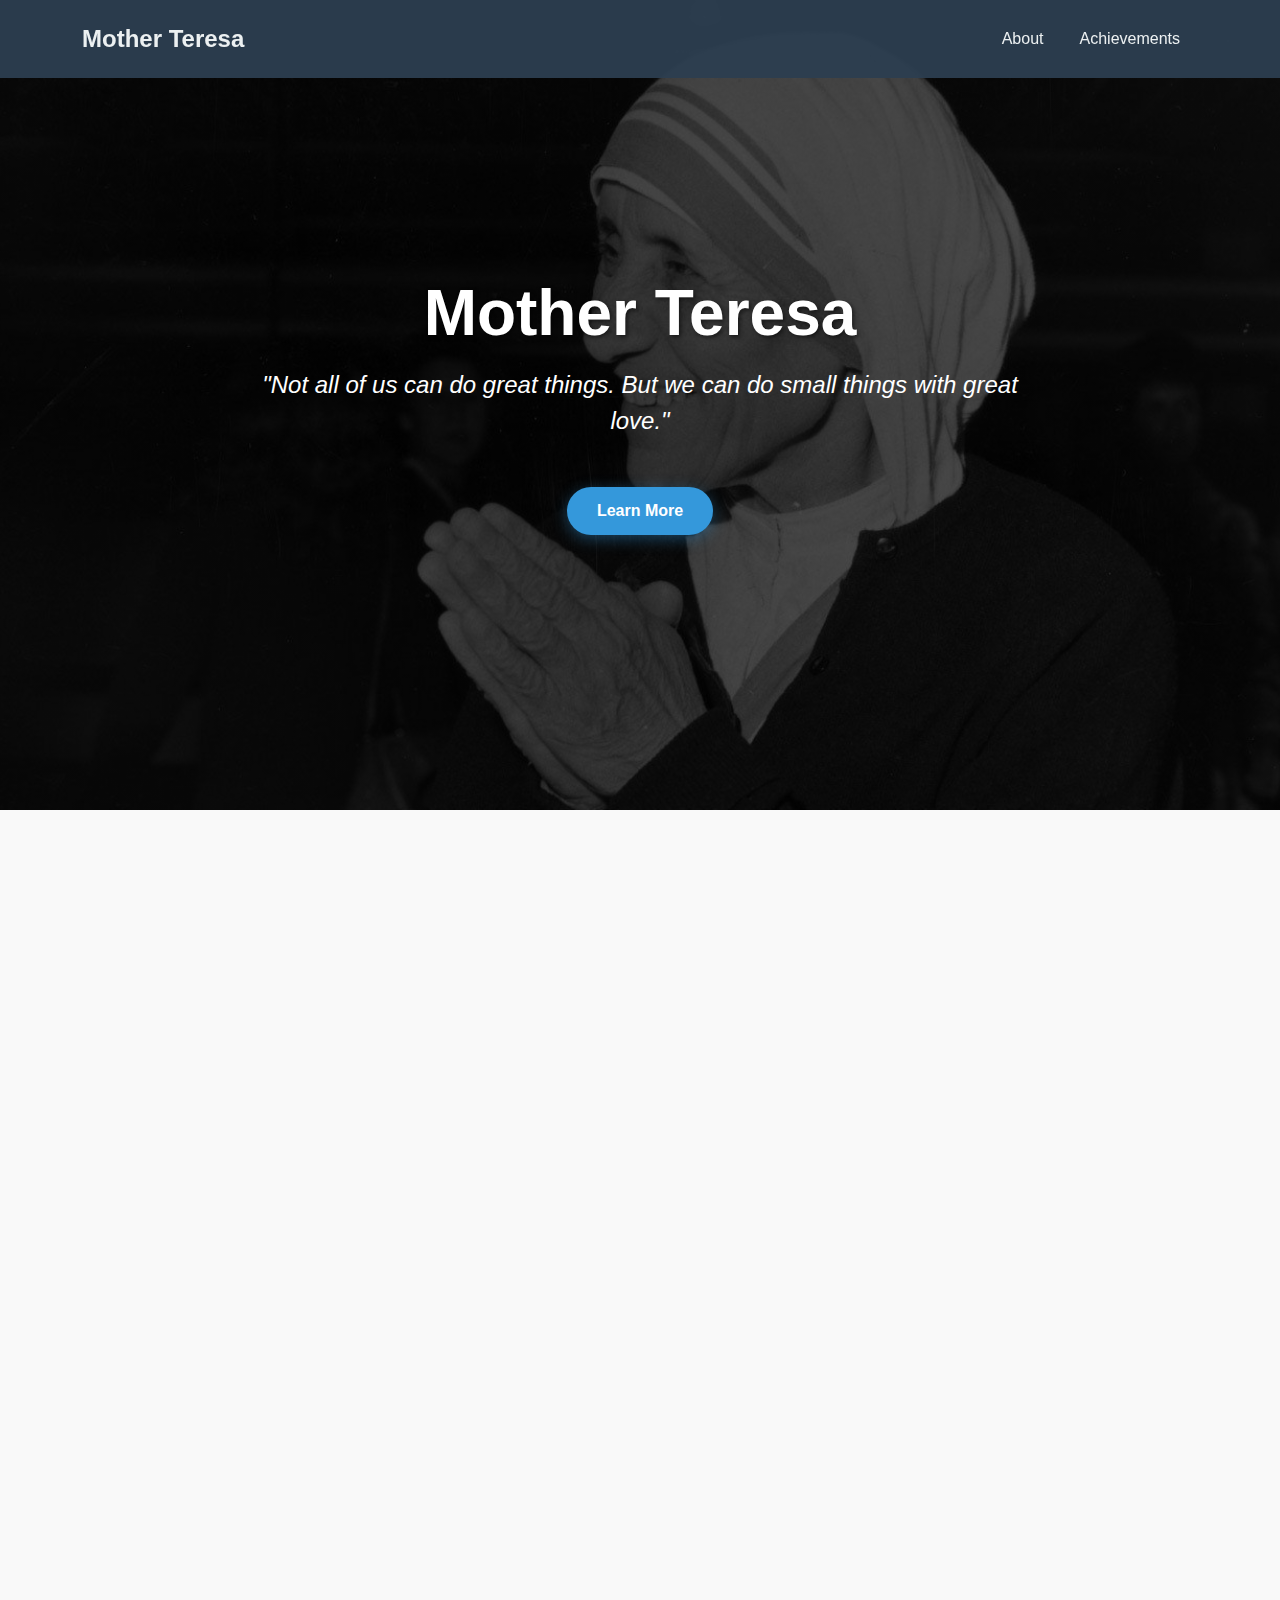
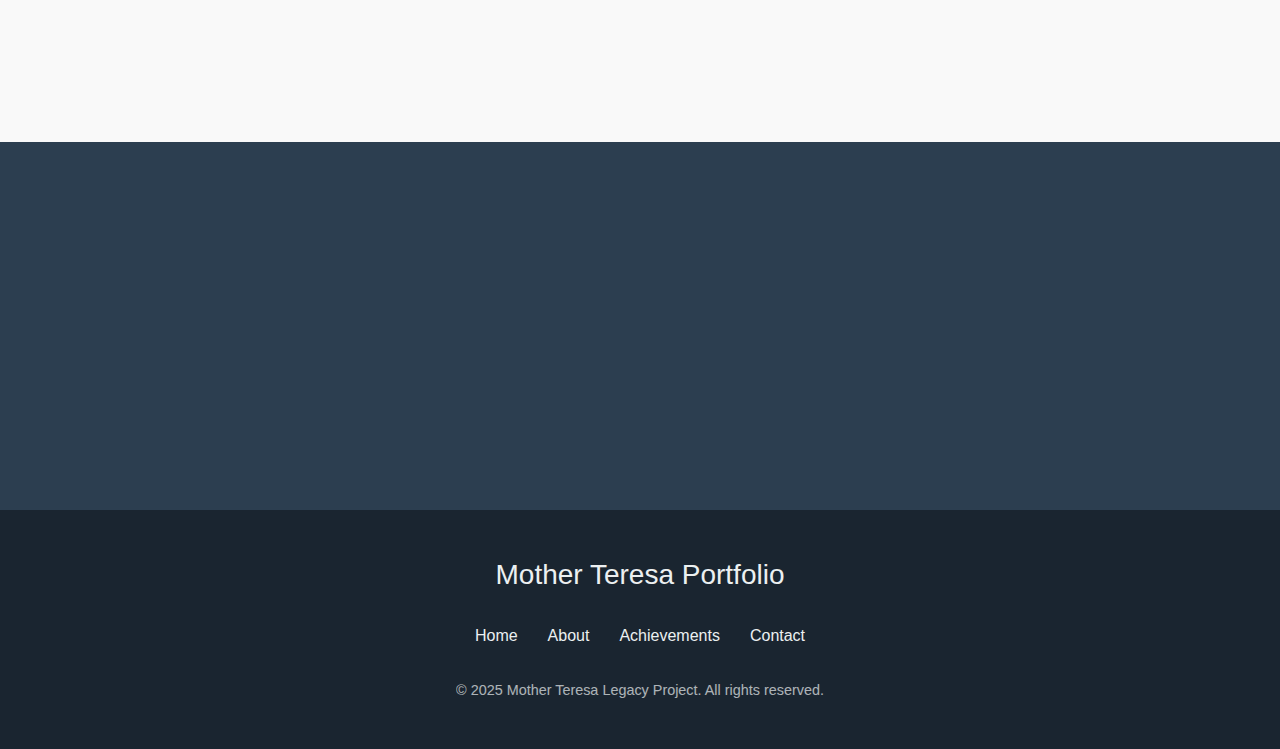
<file: index.html>
<!DOCTYPE html>
<html lang="en">
<head>
    <meta charset="UTF-8">
    <meta name="viewport" content="width=device-width, initial-scale=1.0">
    <title>Mother Teresa - Portfolio</title>
    <link rel="stylesheet" href="https://cdn.jsdelivr.net/npm/bootstrap@5.3.0/dist/css/bootstrap.min.css">
    <link rel="stylesheet" href="assets/css/index.css">
    <style>
        /* Custom CSS */
        
    </style>
</head>
<body>

    <!-- Navigation Bar -->
    <nav class="navbar navbar-expand-lg navbar-dark fixed-top">
        <div class="container">
            <a class="navbar-brand" href="index.html">Mother Teresa</a>
            <button class="navbar-toggler" type="button" data-bs-toggle="collapse" data-bs-target="#navbarNav">
                <span class="navbar-toggler-icon"></span>
            </button>
            <div class="collapse navbar-collapse" id="navbarNav">
                <ul class="navbar-nav ms-auto">
                    <li class="nav-item"><a class="nav-link" href="about.html">About</a></li>
                    <li class="nav-item"><a class="nav-link" href="achievements.html">Achievements</a></li>
                </ul>
            </div>
        </div>
    </nav>

    <!-- Hero Section -->
    <header class="hero">
        <div class="container hero-content">
            <h1>Mother Teresa</h1>
            <p class="lead">"Not all of us can do great things. But we can do small things with great love."</p>
            <a href="#learn-more" class="hero-btn">Learn More</a>
        </div>
    </header>

    <!-- Introduction Section -->
    <section id="learn-more" class="intro-section">
        <div class="container">
            <h2 class="section-title text-center fade-in">Who was Mother Teresa?</h2>
            <div class="row">
                <div class="col-lg-4">
                    <div class="intro-card">
                        <img src="/img/img1.webp" alt="Early Life">
                        <h3>Early Life</h3>
                        <p>Born in 1910 in Skopje (now part of North Macedonia), Mother Teresa felt a calling to religious life at a young age and joined the Sisters of Loreto at the age of 18.</p>
                        <a href="about.html" class="read-more">Read more →</a>
                    </div>
                </div>
                <div class="col-lg-4">
                    <div class="intro-card">
                        <img src="/img/img2.webp" alt="Missionary Work">
                        <h3>Missionary Work</h3>
                        <p>In 1950, she founded the Missionaries of Charity, dedicated to serving the poorest of the poor. Her work began in the slums of Calcutta and expanded globally.</p>
                        <a href="achievements.html" class="read-more">Read more →</a>
                    </div>
                </div>
                <div class="col-lg-4">
                    <div class="intro-card">
                        <img src="/img/legacy.webp" alt="Legacy">
                        <h3>Legacy</h3>
                        <p>Mother Teresa received numerous awards, including the Nobel Peace Prize in 1979. She was canonized as Saint Teresa of Calcutta by Pope Francis in 2016.</p>
                        <a href="achievements.html" class="read-more">Read more →</a>
                    </div>
                </div>
            </div>
        </div>
    </section>

    <!-- Quote Section -->
    <section class="quote-section">
        <div class="container">
            <div class="quote">
                "Peace begins with a smile. If we have no peace, it is because we have forgotten that we belong to each other."
                <div class="quote-author">— Mother Teresa</div>
            </div>
        </div>
    </section>

    <!-- Footer -->
    <footer>
        <div class="container">
            <h3>Mother Teresa Portfolio</h3>
            <ul class="footer-links">
                <li><a href="index.html">Home</a></li>
                <li><a href="about.html">About</a></li>
                <li><a href="achievements.html">Achievements</a></li>
                <li><a href="contact.html">Contact</a></li>
            </ul>
            <p class="copyright">© 2025 Mother Teresa Legacy Project. All rights reserved.</p>
        </div>
    </footer>

    <script src="https://cdn.jsdelivr.net/npm/bootstrap@5.3.0/dist/js/bootstrap.bundle.min.js"></script>
    <script>
        // Navbar scroll effect
        window.addEventListener('scroll', function() {
            const navbar = document.querySelector('.navbar');
            if (window.scrollY > 50) {
                navbar.classList.add('scrolled');
            } else {
                navbar.classList.remove('scrolled');
            }
        });
        
        // Smooth scroll for anchor links
        document.querySelectorAll('a[href^="#"]').forEach(anchor => {
            anchor.addEventListener('click', function(e) {
                e.preventDefault();
                document.querySelector(this.getAttribute('href')).scrollIntoView({
                    behavior: 'smooth'
                });
            });
        });
        
        // Show hero content on page load
        document.addEventListener('DOMContentLoaded', function() {
            setTimeout(function() {
                document.querySelector('.hero-content').classList.add('active');
            }, 300);
            
            // Initial check for elements in viewport
            checkElements();
        });
        
        // Animation on scroll
        function checkElements() {
            const elements = document.querySelectorAll('.fade-in, .intro-card, .quote');
            
            elements.forEach(element => {
                const position = element.getBoundingClientRect();
                
                // If element is in viewport
                if (position.top < window.innerHeight * 0.85) {
                    element.classList.add('active');
                }
            });
        }
        
        // Listen for scroll to animate elements
        window.addEventListener('scroll', function() {
            checkElements();
        });
    </script>
</body>
</html>
</file>
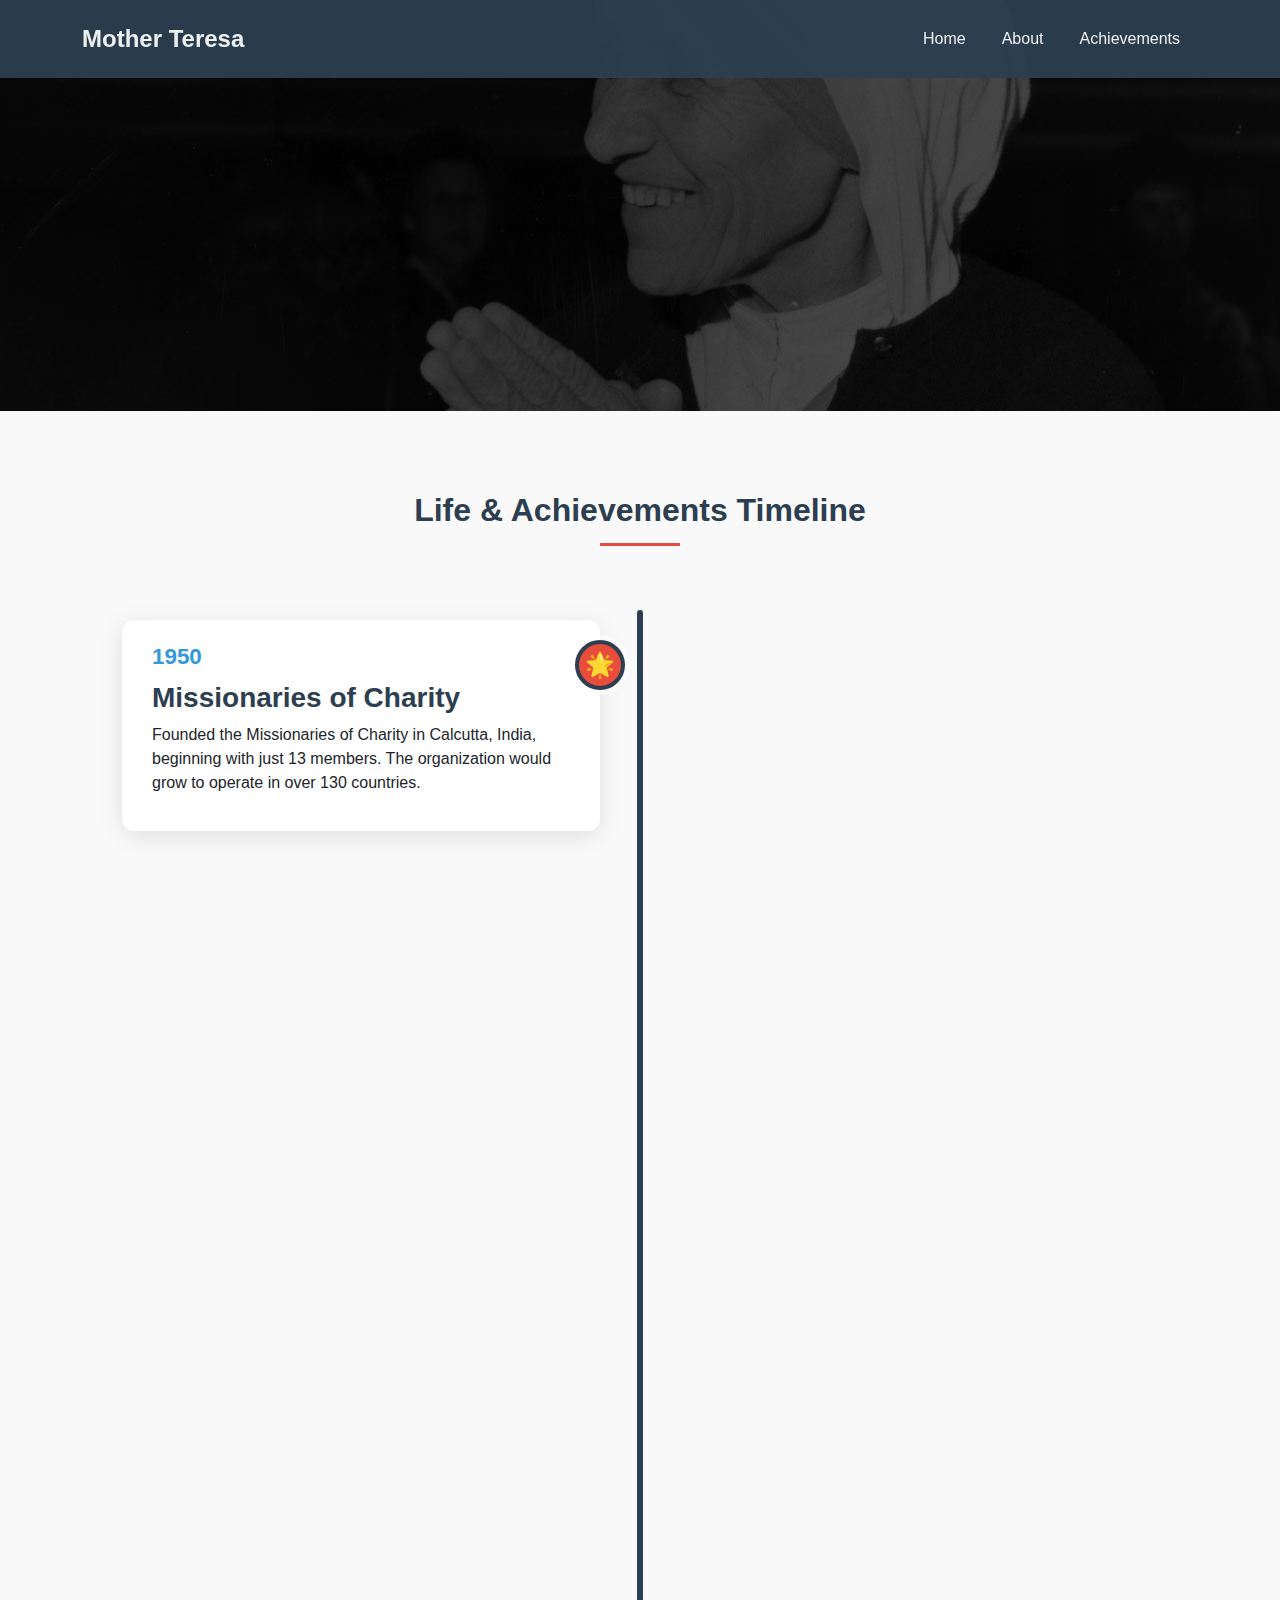
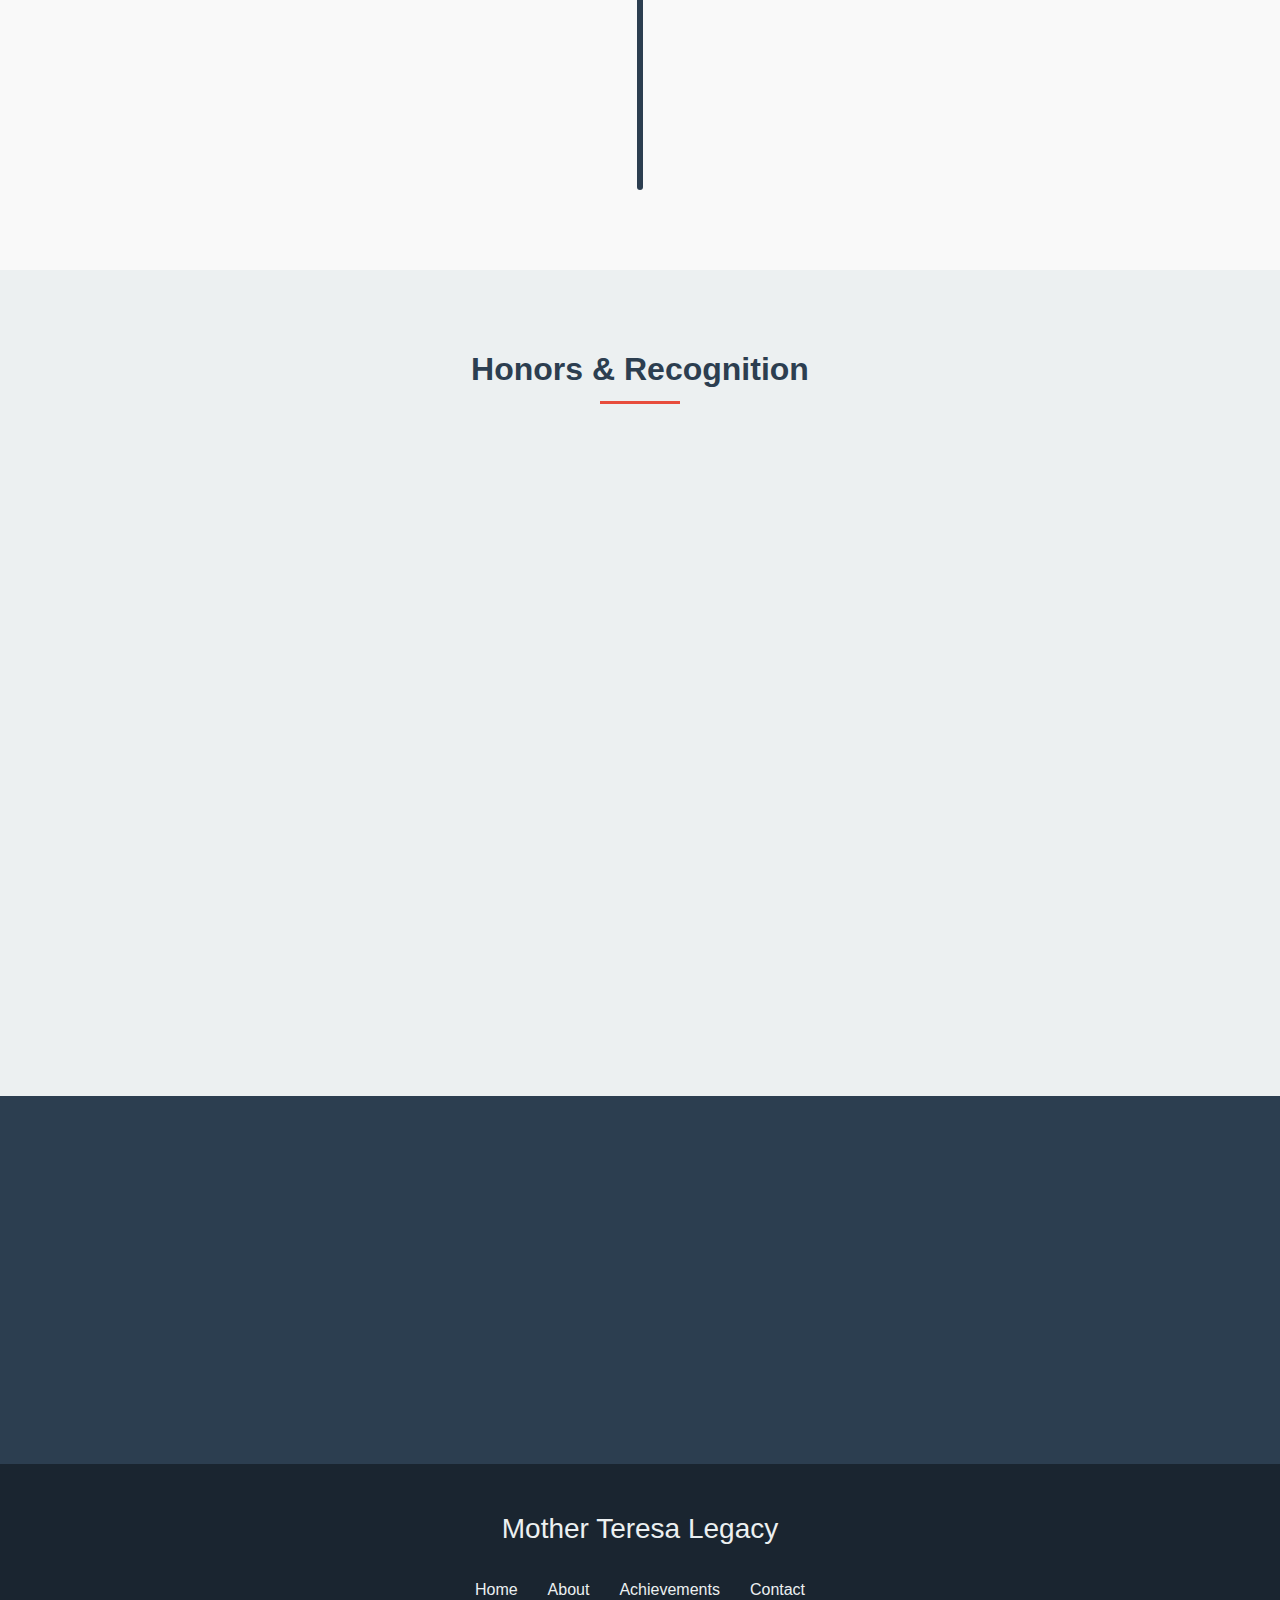
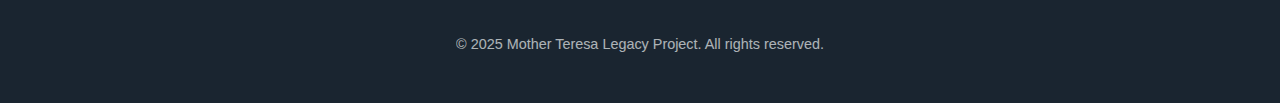
<file: achievements.html>
<!DOCTYPE html>
<html lang="en">
<head>
    <meta charset="UTF-8">
    <meta name="viewport" content="width=device-width, initial-scale=1.0">
    <title>Achievements of Mother Teresa</title>
    <link rel="stylesheet" href="https://cdn.jsdelivr.net/npm/bootstrap@5.3.0/dist/css/bootstrap.min.css">
    <link rel="stylesheet" href="assets/css/acheivements.css">

</head>
<body>

    <!-- Navigation Bar -->
    <nav class="navbar navbar-expand-lg navbar-dark fixed-top">
        <div class="container">
            <a class="navbar-brand" href="index.html">Mother Teresa</a>
            <button class="navbar-toggler" type="button" data-bs-toggle="collapse" data-bs-target="#navbarNav">
                <span class="navbar-toggler-icon"></span>
            </button>
            <div class="collapse navbar-collapse" id="navbarNav">
                <ul class="navbar-nav ms-auto">
                    <li class="nav-item"><a class="nav-link" href="index.html">Home</a></li>
                    <li class="nav-item"><a class="nav-link" href="about.html">About</a></li>
                    <li class="nav-item"><a class="nav-link active" href="achievements.html">Achievements</a></li>
                </ul>
            </div>
        </div>
    </nav>

    <!-- Header -->
    <header class="page-header">
        <div class="container">
            <h1 class="page-title">Achievements & Legacy</h1>
            <p class="page-subtitle">Exploring the remarkable accomplishments and enduring impact of Mother Teresa's life of service</p>
        </div>
    </header>

    <!-- Timeline Section -->
    <section class="timeline-section">
        <div class="container">
            <h2 class="section-title">Life & Achievements Timeline</h2>
            
            <div class="timeline">
                <div class="timeline-item left">
                    <div class="timeline-content">
                        <div class="timeline-icon">🌟</div>
                        <div class="timeline-date">1950</div>
                        <h3>Missionaries of Charity</h3>
                        <p>Founded the Missionaries of Charity in Calcutta, India, beginning with just 13 members. The organization would grow to operate in over 130 countries.</p>
                    </div>
                </div>
                
                <div class="timeline-item right">
                    <div class="timeline-content">
                        <div class="timeline-icon">🏆</div>
                        <div class="timeline-date">1979</div>
                        <h3>Nobel Peace Prize</h3>
                        <p>Awarded the Nobel Peace Prize for her humanitarian work and "work undertaken in the struggle to overcome poverty and distress." She donated the $192,000 prize money to the poor.</p>
                    </div>
                </div>
                
                <div class="timeline-item left">
                    <div class="timeline-content">
                        <div class="timeline-icon">🎖️</div>
                        <div class="timeline-date">1985</div>
                        <h3>Presidential Medal of Freedom</h3>
                        <p>Received the Presidential Medal of Freedom, the highest civilian honor in the United States, from President Ronald Reagan.</p>
                    </div>
                </div>
                
                <div class="timeline-item right">
                    <div class="timeline-content">
                        <div class="timeline-icon">✝️</div>
                        <div class="timeline-date">1997</div>
                        <h3>Legacy of Compassion</h3>
                        <p>Passed away at the age of 87, leaving behind a global network of 4,000 sisters, an order of brothers, and over 300 centers of operation worldwide.</p>
                    </div>
                </div>
                
                <div class="timeline-item left">
                    <div class="timeline-content">
                        <div class="timeline-icon">👑</div>
                        <div class="timeline-date">2016</div>
                        <h3>Canonization</h3>
                        <p>Canonized as Saint Teresa of Calcutta by Pope Francis, recognizing her lifetime of service and two attributed miracles.</p>
                    </div>
                </div>
            </div>
        </div>
    </section>
    
    <!-- Recognition Section -->
    <section class="recognition-section">
        <div class="container">
            <h2 class="section-title">Honors & Recognition</h2>
            
            <div class="row">
                <div class="col-lg-4 col-md-6">
                    <div class="award-card">
                        <!-- <img src="/api/placeholder/400/200" alt="Nobel Peace Prize" class="award-img"> -->
                        <div class="award-content">
                            <span class="award-year">1979</span>
                            <h3>Nobel Peace Prize</h3>
                            <p>Honored for her work with the poor and dying in Calcutta and around the world.</p>
                        </div>
                    </div>
                </div>
                
                <div class="col-lg-4 col-md-6">
                    <div class="award-card">
                        <!-- <img src="/api/placeholder/400/200" alt="Ramon Magsaysay Award" class="award-img"> -->
                        <div class="award-content">
                            <span class="award-year">1962</span>
                            <h3>Ramon Magsaysay Award</h3>
                            <p>Recognized for International Understanding and her service to the people of India.</p>
                        </div>
                    </div>
                </div>
                
                <div class="col-lg-4 col-md-6">
                    <div class="award-card">
                        <!-- <img src="/api/placeholder/400/200" alt="Presidential Medal of Freedom" class="award-img"> -->
                        <div class="award-content">
                            <span class="award-year">1985</span>
                            <h3>Presidential Medal of Freedom</h3>
                            <p>The highest civilian honor in the United States, presented by President Reagan.</p>
                        </div>
                    </div>
                </div>
                
                <div class="col-lg-4 col-md-6">
                    <div class="award-card">
                        <!-- <img src="/api/placeholder/400/200" alt="Templeton Prize" class="award-img"> -->
                        <div class="award-content">
                            <span class="award-year">1973</span>
                            <h3>Templeton Prize</h3>
                            <p>For Progress in Religion, recognizing her spiritual contributions to humanity.</p>
                        </div>
                    </div>
                </div>
                
                <div class="col-lg-4 col-md-6">
                    <div class="award-card">
                        <!-- <img src="/api/placeholder/400/200" alt="Bharat Ratna" class="award-img"> -->
                        <div class="award-content">
                            <span class="award-year">1980</span>
                            <h3>Bharat Ratna</h3>
                            <p>India's highest civilian honor, awarded for her exceptional service to the nation.</p>
                        </div>
                    </div>
                </div>
                
                <div class="col-lg-4 col-md-6">
                    <div class="award-card">
                        <!-- <img src="/api/placeholder/400/200" alt="Canonization" class="award-img"> -->
                        <div class="award-content">
                            <span class="award-year">2016</span>
                            <h3>Canonization</h3>
                            <p>Declared a saint by Pope Francis in a ceremony at the Vatican attended by thousands.</p>
                        </div>
                    </div>
                </div>
            </div>
        </div>
    </section>
    
    <!-- Quote Section -->
    <section class="quote-section">
        <div class="container">
            <div class="quote">
                "Let us always meet each other with a smile, for the smile is the beginning of love."
                <div class="quote-author">— Mother Teresa</div>
            </div>
        </div>
    </section>

    <!-- Footer -->
    <footer>
        <div class="container">
            <h3>Mother Teresa Legacy</h3>
            <ul class="footer-links">
                <li><a href="index.html">Home</a></li>
                <li><a href="about.html">About</a></li>
                <li><a href="achievements.html">Achievements</a></li>
                <li><a href="contact.html">Contact</a></li>
            </ul>
            <p class="copyright">© 2025 Mother Teresa Legacy Project. All rights reserved.</p>
        </div>
    </footer>

    <script src="https://cdn.jsdelivr.net/npm/bootstrap@5.3.0/dist/js/bootstrap.bundle.min.js"></script>
    <script>
        // Navbar scroll effect
        window.addEventListener('scroll', function() {
            const navbar = document.querySelector('.navbar');
            if (window.scrollY > 50) {
                navbar.classList.add('scrolled');
            } else {
                navbar.classList.remove('scrolled');
            }
        });
        
        // Animation on scroll for timeline items
        function checkElements() {
            // Check timeline items
            const timelineItems = document.querySelectorAll('.timeline-item');
            timelineItems.forEach(item => {
                const position = item.getBoundingClientRect();
                if (position.top < window.innerHeight * 0.8) {
                    item.classList.add('active');
                }
            });
            
            // Check award cards
            const awardCards = document.querySelectorAll('.award-card');
            awardCards.forEach(card => {
                const position = card.getBoundingClientRect();
                if (position.top < window.innerHeight * 0.85) {
                    card.classList.add('active');
                }
            });
            
            // Check quote
            const quote = document.querySelector('.quote');
            if (quote) {
                const position = quote.getBoundingClientRect();
                if (position.top < window.innerHeight * 0.8) {
                    quote.classList.add('active');
                }
            }
        }
        
        document.addEventListener('DOMContentLoaded', function() {
            // Add initial active states
            setTimeout(checkElements, 300);
        });
        
        // Listen for scroll to animate elements
        window.addEventListener('scroll', checkElements);
    </script>
</body>
</html>
</file>
<file: assets/css/index.css>
:root {
    --primary-color: #3498db;
    --secondary-color: #2c3e50;
    --accent-color: #e74c3c;
    --light-color: #ecf0f1;
}

body {
    font-family: 'Segoe UI', Tahoma, Geneva, Verdana, sans-serif;
    scroll-behavior: smooth;
    overflow-x: hidden;
    background-color: #f9f9f9;
}

/* Navigation */
.navbar {
    transition: all 0.4s ease;
    padding: 1rem;
    background-color: rgba(44, 62, 80, 0.95) !important;
}

.navbar.scrolled {
    padding: 0.5rem 1rem;
    box-shadow: 0 5px 20px rgba(0, 0, 0, 0.1);
}

.navbar-brand {
    font-weight: 700;
    font-size: 1.5rem;
    color: var(--light-color) !important;
    transition: transform 0.3s ease;
}

.navbar-brand:hover {
    transform: translateY(-2px);
}

.nav-link {
    position: relative;
    margin: 0 10px;
    color: var(--light-color) !important;
    font-weight: 500;
    transition: color 0.3s ease;
}

.nav-link::after {
    content: '';
    position: absolute;
    bottom: 0;
    left: 0;
    width: 0;
    height: 2px;
    background-color: var(--primary-color);
    transition: width 0.3s ease;
}

.nav-link:hover::after {
    width: 100%;
}

/* Hero Section */
/* Hero Section */
.hero {
    position: relative;
    height: 90vh;
    display: flex;
    align-items: center;
    justify-content: center;
    background: linear-gradient(rgba(0, 0, 0, 0.7), rgba(0, 0, 0, 0.7)), 
                url('/img/photo_2025-03-08_11-59-04.jpg') no-repeat center center;
    background-size: cover;
    color: white;
    overflow: hidden;
}


.hero-content {
    text-align: center;
    opacity: 0;
    transform: translateY(20px);
    transition: all 1s ease;
}

.hero-content.active {
    opacity: 1;
    transform: translateY(0);
}

.hero h1 {
    font-size: 4rem;
    font-weight: 700;
    margin-bottom: 1rem;
    text-shadow: 2px 2px 4px rgba(0, 0, 0, 0.5);
}

.hero .lead {
    font-size: 1.5rem;
    font-style: italic;
    max-width: 800px;
    margin: 0 auto 2rem auto;
}

.hero-btn {
    padding: 12px 30px;
    background-color: var(--primary-color);
    color: white;
    border: none;
    border-radius: 30px;
    font-weight: 600;
    transition: all 0.3s ease;
    text-decoration: none;
    display: inline-block;
    margin-top: 1rem;
    box-shadow: 0 4px 15px rgba(52, 152, 219, 0.4);
}

.hero-btn:hover {
    background-color: #2980b9;
    transform: translateY(-5px);
    box-shadow: 0 10px 20px rgba(52, 152, 219, 0.6);
    color: white;
}

/* Introduction Section */
.intro-section {
    padding: 6rem 0;
    position: relative;
    overflow: hidden;
}

.intro-section::before {
    content: '';
    position: absolute;
    top: -150px;
    left: 0;
    width: 100%;
    height: 150px;
    background-color: white;
    border-radius: 50% 50% 0 0 / 100% 100% 0 0;
}

.section-title {
    position: relative;
    margin-bottom: 3rem;
    padding-bottom: 1rem;
    font-weight: 700;
    color: var(--secondary-color);
}

.section-title::after {
    content: '';
    position: absolute;
    bottom: 0;
    left: 50%;
    transform: translateX(-50%);
    width: 80px;
    height: 3px;
    background-color: var(--accent-color);
}

.intro-card {
    background-color: white;
    border-radius: 12px;
    box-shadow: 0 10px 30px rgba(0, 0, 0, 0.1);
    padding: 2rem;
    margin-bottom: 2rem;
    transition: all 0.4s ease;
    opacity: 0;
    transform: translateY(50px);
}

.intro-card.active {
    opacity: 1;
    transform: translateY(0);
}

.intro-card:hover {
    transform: translateY(-10px);
    box-shadow: 0 15px 35px rgba(0, 0, 0, 0.2);
}

.intro-card img {
    max-width: 100%;
    border-radius: 8px;
    margin-bottom: 1.5rem;
    transition: all 0.4s ease;
}

.intro-card:hover img {
    transform: scale(1.05);
}

.intro-card h3 {
    color: var(--secondary-color);
    margin-bottom: 1rem;
    font-weight: 600;
}

.read-more {
    color: var(--primary-color);
    font-weight: 600;
    text-decoration: none;
    display: inline-block;
    margin-top: 1rem;
    transition: all 0.3s ease;
}

.read-more:hover {
    color: var(--accent-color);
    transform: translateX(5px);
}

.quote-section {
    padding: 6rem 0;
    background-color: var(--secondary-color);
    color: white;
    text-align: center;
}

.quote {
    font-size: 2rem;
    font-style: italic;
    max-width: 900px;
    margin: 0 auto;
    opacity: 0;
    transform: scale(0.9);
    transition: all 0.8s ease;
}

.quote.active {
    opacity: 1;
    transform: scale(1);
}

.quote-author {
    margin-top: 2rem;
    font-weight: 600;
    color: var(--primary-color);
}

 
footer {
    background-color: #1a2530;
    color: #ecf0f1;
    padding: 3rem 0 2rem;
    text-align: center;
}

.footer-links {
    list-style: none;
    padding: 0;
    margin: 2rem 0;
    display: flex;
    justify-content: center;
}

.footer-links li {
    margin: 0 15px;
}

.footer-links a {
    color: var(--light-color);
    text-decoration: none;
    transition: color 0.3s ease;
}

.footer-links a:hover {
    color: var(--primary-color);
}

.copyright {
    margin-top: 2rem;
    font-size: 0.9rem;
    opacity: 0.7;
}

.fade-in {
    opacity: 0;
    transform: translateY(20px);
    transition: all 0.6s ease;
}

.fade-in.active {
    opacity: 1;
    transform: translateY(0);
}
</file>
<file: assets/css/acheivements.css>
:root {
    --primary-color: #3498db;
    --secondary-color: #2c3e50;
    --accent-color: #e74c3c;
    --light-color: #ecf0f1;
}

body {
    font-family: 'Segoe UI', Tahoma, Geneva, Verdana, sans-serif;
    scroll-behavior: smooth;
    overflow-x: hidden;
    background-color: #f9f9f9;
}


/* Navigation */
.navbar {
    transition: all 0.4s ease;
    padding: 1rem;
    background-color: rgba(44, 62, 80, 0.95) !important;
}

.navbar.scrolled {
    padding: 0.5rem 1rem;
    box-shadow: 0 5px 20px rgba(0, 0, 0, 0.1);
}

.navbar-brand {
    font-weight: 700;
    font-size: 1.5rem;
    color: var(--light-color) !important;
    transition: transform 0.3s ease;
}

.navbar-brand:hover {
    transform: translateY(-2px);
}

.nav-link {
    position: relative;
    margin: 0 10px;
    color: var(--light-color) !important;
    font-weight: 500;
    transition: color 0.3s ease;
}

.nav-link::after {
    content: '';
    position: absolute;
    bottom: 0;
    left: 0;
    width: 0;
    height: 2px;
    background-color: var(--primary-color);
    transition: width 0.3s ease;
}

.nav-link:hover::after {
    width: 100%;
}

/* Header */
.page-header {
    background: linear-gradient(rgba(0, 0, 0, 0.7), rgba(0, 0, 0, 0.7)), 
    url('/img/photo_2025-03-08_11-59-04.jpg') no-repeat center center; 
    background-size: cover;
    color: white;
    padding: 8rem 0;
    text-align: center;
    position: relative;
}

.page-title {
    font-size: 3.5rem;
    font-weight: 700;
    margin-bottom: 1rem;
    opacity: 0;
    transform: translateY(30px);
    animation: fadeInUp 1s forwards;
    text-shadow: 2px 2px 4px rgba(0, 0, 0, 0.5);
}

.page-subtitle {
    font-size: 1.5rem;
    max-width: 800px;
    margin: 0 auto;
    opacity: 0;
    transform: translateY(30px);
    animation: fadeInUp 1s 0.3s forwards;
}

@keyframes fadeInUp {
    to {
        opacity: 1;
        transform: translateY(0);
    }
}

/* Timeline Section */
.timeline-section {
    padding: 5rem 0;
    position: relative;
}

.section-title {
    text-align: center;
    margin-bottom: 4rem;
    color: var(--secondary-color);
    position: relative;
    padding-bottom: 1rem;
    font-weight: 700;
}

.section-title::after {
    content: '';
    position: absolute;
    bottom: 0;
    left: 50%;
    transform: translateX(-50%);
    width: 80px;
    height: 3px;
    background-color: var(--accent-color);
}

.timeline {
    position: relative;
    max-width: 1200px;
    margin: 0 auto;
}

.timeline::after {
    content: '';
    position: absolute;
    width: 6px;
    background-color: var(--secondary-color);
    top: 0;
    bottom: 0;
    left: 50%;
    margin-left: -3px;
    border-radius: 3px;
}

.timeline-item {
    padding: 10px 40px;
    position: relative;
    width: 50%;
    opacity: 0;
    transform: translateX(-50px);
    transition: all 0.6s ease;
}

.timeline-item.active {
    opacity: 1;
    transform: translateX(0);
}

.timeline-item.left {
    left: 0;
}

.timeline-item.right {
    left: 50%;
    transform: translateX(50px);
}

.timeline-item.right.active {
    transform: translateX(0);
}

.timeline-content {
    padding: 20px 30px;
    background-color: white;
    position: relative;
    border-radius: 12px;
    box-shadow: 0 5px 25px rgba(0, 0, 0, 0.1);
    transition: all 0.3s ease;
}

.timeline-content:hover {
    transform: translateY(-5px);
    box-shadow: 0 15px 35px rgba(0, 0, 0, 0.2);
}

.timeline-content h3 {
    margin-top: 0;
    color: var(--secondary-color);
    font-weight: 600;
}

.timeline-date {
    color: var(--primary-color);
    font-weight: 700;
    font-size: 1.4rem;
    margin-bottom: 0.5rem;
}

.timeline-icon {
    width: 50px;
    height: 50px;
    background-color: var(--accent-color);
    border: 4px solid var(--secondary-color);
    border-radius: 50%;
    position: absolute;
    top: 20px;
    right: -25px;
    display: flex;
    align-items: center;
    justify-content: center;
    font-size: 1.5rem;
    color: white;
    z-index: 1;
    box-shadow: 0 0 0 5px rgba(255, 255, 255, 0.5);
    transition: all 0.3s ease;
}

.timeline-item.right .timeline-icon {
    left: -25px;
}

.timeline-content:hover .timeline-icon {
    transform: scale(1.2);
    box-shadow: 0 0 0 8px rgba(255, 255, 255, 0.5);
}

/* Recognition Section */
.recognition-section {
    padding: 5rem 0;
    background-color: var(--light-color);
}

.award-card {
    background-color: white;
    border-radius: 12px;
    overflow: hidden;
    box-shadow: 0 5px 15px rgba(0, 0, 0, 0.1);
    margin-bottom: 30px;
    transition: all 0.4s ease;
    opacity: 0;
    transform: translateY(50px);
}

.award-card.active {
    opacity: 1;
    transform: translateY(0);
}

.award-card:hover {
    transform: translateY(-10px);
    box-shadow: 0 15px 35px rgba(0, 0, 0, 0.2);
}

.award-img {
    width: 100%;
    height: 200px;
    object-fit: cover;
    transition: all 0.4s ease;
}

.award-card:hover .award-img {
    transform: scale(1.1);
}

.award-content {
    padding: 1.5rem;
}

.award-content h3 {
    color: var(--secondary-color);
    margin-bottom: 0.5rem;
    font-weight: 600;
}

.award-year {
    display: inline-block;
    background-color: var(--primary-color);
    color: white;
    padding: 0.3rem 0.8rem;
    border-radius: 30px;
    font-weight: 500;
    margin-bottom: 1rem;
}

/* Quote Section */
.quote-section {
    padding: 6rem 0;
    background-color: var(--secondary-color);
    color: white;
    text-align: center;
}

.quote {
    font-size: 2rem;
    font-style: italic;
    max-width: 900px;
    margin: 0 auto;
    opacity: 0;
    transform: scale(0.9);
    transition: all 0.8s ease;
}

.quote.active {
    opacity: 1;
    transform: scale(1);
}

.quote-author {
    margin-top: 2rem;
    font-weight: 600;
    color: var(--primary-color);
}

/* Footer */
footer {
    background-color: #1a2530;
    color: #ecf0f1;
    padding: 3rem 0 2rem;
    text-align: center;
}

.footer-links {
    list-style: none;
    padding: 0;
    margin: 2rem 0;
    display: flex;
    justify-content: center;
}

.footer-links li {
    margin: 0 15px;
}

.footer-links a {
    color: var(--light-color);
    text-decoration: none;
    transition: color 0.3s ease;
}

.footer-links a:hover {
    color: var(--primary-color);
}

.copyright {
    margin-top: 2rem;
    font-size: 0.9rem;
    opacity: 0.7;
}

/* Responsive */
@media (max-width: 991px) {
    .timeline::after {
        left: 31px;
    }

    .timeline-item {
        width: 100%;
        padding-left: 70px;
        padding-right: 25px;
    }

    .timeline-item.right {
        left: 0;
    }

    .timeline-icon {
        left: 6px;
        right: auto;
    }

    .timeline-item.left .timeline-icon,
    .timeline-item.right .timeline-icon {
        left: 6px;
    }
}
</file>
